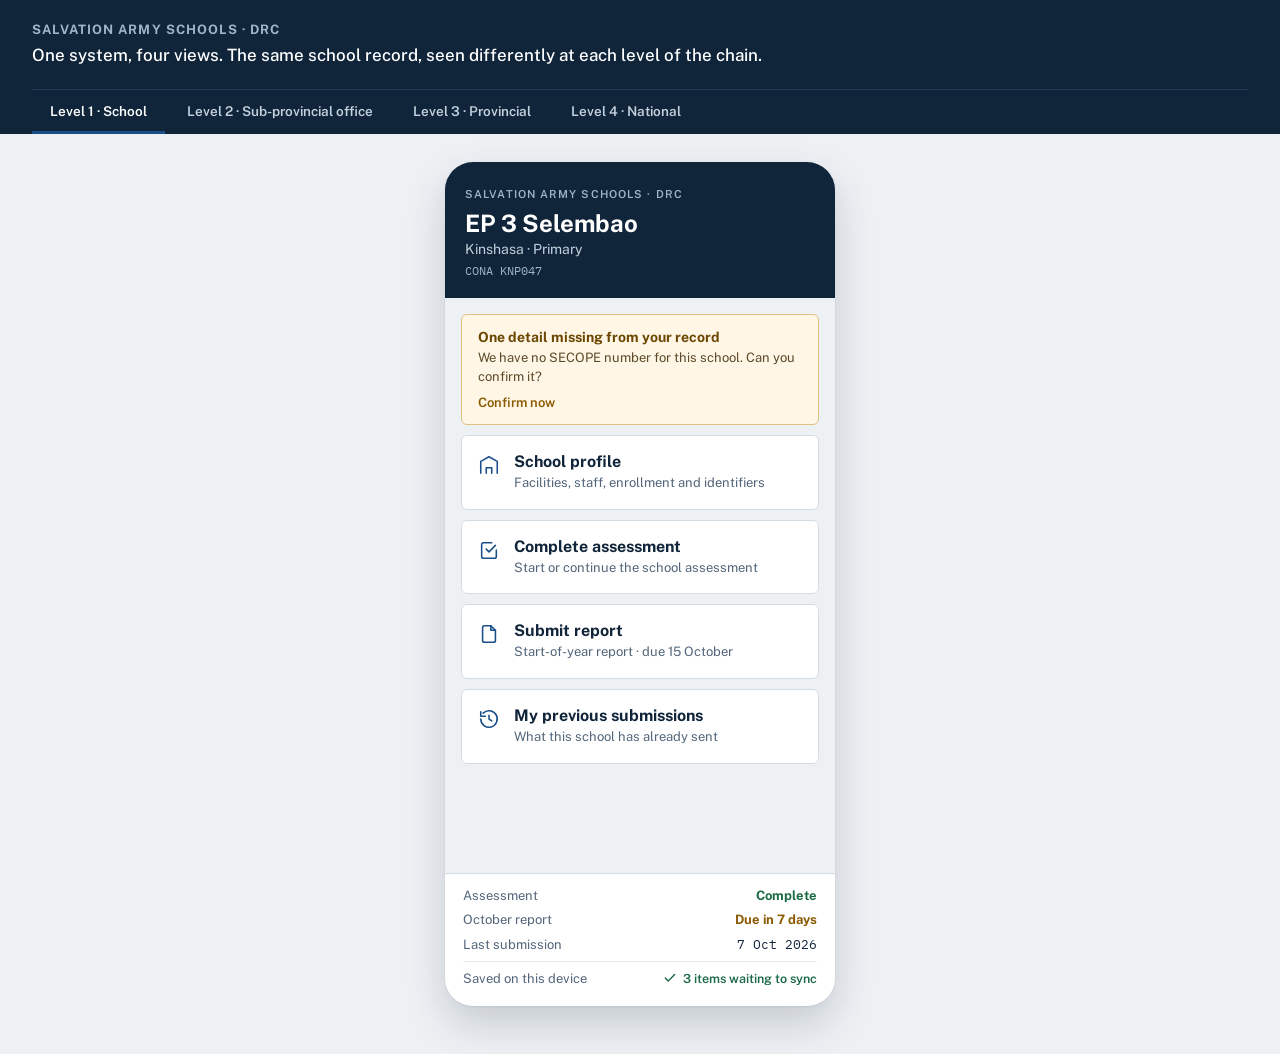
<file: index.html>
<!doctype html>
<html lang="en">
<head>
<meta charset="utf-8">
<meta name="viewport" content="width=device-width, initial-scale=1">
<title>DRC School Data System · Four Role Views</title>
<link rel="stylesheet" href="https://fonts.googleapis.com/css2?family=Public+Sans:wght@400;500;600;700&family=IBM+Plex+Mono:wght@400;500&display=swap">
<link rel="stylesheet" href="styles.css">
</head>
<body>

<header class="app-header">
  <div class="app-header__title">Salvation Army schools · DRC</div>
  <p class="app-header__tagline">One system, four views. The same school record, seen differently at each level of the chain.</p>
  <nav class="level-nav" aria-label="Role level">
    <button type="button" class="level-nav__tab" role="tab" aria-selected="true" aria-controls="view-school" data-view-target="school">Level 1 · School</button>
    <button type="button" class="level-nav__tab" role="tab" aria-selected="false" aria-controls="view-office" data-view-target="office">Level 2 · Sub-provincial office</button>
    <button type="button" class="level-nav__tab" role="tab" aria-selected="false" aria-controls="view-provincial" data-view-target="provincial">Level 3 · Provincial</button>
    <button type="button" class="level-nav__tab" role="tab" aria-selected="false" aria-controls="view-national" data-view-target="national">Level 4 · National</button>
  </nav>
</header>

<main>

<!-- ============ LEVEL 1 · SCHOOL ============ -->
<section id="view-school" class="view" data-active="true" aria-label="School home screen">
  <div class="phone-wrap">
    <div class="phone">

      <div class="phone__identity">
        <div class="phone__org">Salvation Army schools · DRC</div>
        <div class="phone__name">EP 3 Selembao</div>
        <div class="phone__place">Kinshasa · Primary</div>
        <div class="phone__code">CONA KNP047</div>
      </div>

      <div class="phone__body">

        <a href="#confirm" class="notice">
          <div class="notice__title">One detail missing from your record</div>
          <div class="notice__body">We have no SECOPE number for this school. Can you confirm it?</div>
          <div class="notice__action">Confirm now</div>
        </a>

        <a href="#profile" class="task-card">
          <svg class="task-card__icon" width="22" height="22" viewBox="0 0 24 24" fill="none" stroke="#1B4F8A" stroke-width="1.7" stroke-linecap="round" stroke-linejoin="round" aria-hidden="true">
            <path d="M3 21V8l9-5 9 5v13"/><path d="M9 21v-6h6v6"/>
          </svg>
          <span>
            <span class="task-card__title">School profile</span>
            <span class="task-card__desc">Facilities, staff, enrollment and identifiers</span>
          </span>
        </a>

        <a href="#assessment" class="task-card">
          <svg class="task-card__icon" width="22" height="22" viewBox="0 0 24 24" fill="none" stroke="#1B4F8A" stroke-width="1.7" stroke-linecap="round" stroke-linejoin="round" aria-hidden="true">
            <path d="M9 11l3 3 7-7"/><path d="M20 12v7a2 2 0 0 1-2 2H6a2 2 0 0 1-2-2V6a2 2 0 0 1 2-2h9"/>
          </svg>
          <span>
            <span class="task-card__title">Complete assessment</span>
            <span class="task-card__desc">Start or continue the school assessment</span>
          </span>
        </a>

        <a href="#report" class="task-card">
          <svg class="task-card__icon" width="22" height="22" viewBox="0 0 24 24" fill="none" stroke="#1B4F8A" stroke-width="1.7" stroke-linecap="round" stroke-linejoin="round" aria-hidden="true">
            <path d="M14 3H7a2 2 0 0 0-2 2v14a2 2 0 0 0 2 2h10a2 2 0 0 0 2-2V8z"/><path d="M14 3v5h5"/>
          </svg>
          <span>
            <span class="task-card__title">Submit report</span>
            <span class="task-card__desc">Start-of-year report · due 15 October</span>
          </span>
        </a>

        <a href="#history" class="task-card">
          <svg class="task-card__icon" width="22" height="22" viewBox="0 0 24 24" fill="none" stroke="#1B4F8A" stroke-width="1.7" stroke-linecap="round" stroke-linejoin="round" aria-hidden="true">
            <path d="M3 12a9 9 0 1 0 2.6-6.4"/><path d="M3 4v5h5"/><path d="M12 8v4l3 2"/>
          </svg>
          <span>
            <span class="task-card__title">My previous submissions</span>
            <span class="task-card__desc">What this school has already sent</span>
          </span>
        </a>

      </div>

      <div class="phone__status">
        <div class="status-row">
          <span class="status-row__label">Assessment</span>
          <span class="status-row__value" style="color: var(--green)">Complete</span>
        </div>
        <div class="status-row">
          <span class="status-row__label">October report</span>
          <span class="status-row__value" style="color: var(--amber)">Due in 7 days</span>
        </div>
        <div class="status-row">
          <span class="status-row__label">Last submission</span>
          <span class="status-row__value--mono">7 Oct 2026</span>
        </div>
        <div class="status-row status-row--sync">
          <span class="status-row__label">Saved on this device</span>
          <span class="sync-ok">
            <svg width="14" height="14" viewBox="0 0 24 24" fill="none" stroke="#1C6B46" stroke-width="2.4" stroke-linecap="round" stroke-linejoin="round" aria-hidden="true"><path d="M20 6L9 17l-5-5"/></svg>
            3 items waiting to sync
          </span>
        </div>
      </div>

    </div>
  </div>
</section>

<!-- ============ LEVEL 2 · SUB-PROVINCIAL OFFICE ============ -->
<section id="view-office" class="view" aria-label="Sub-provincial office workspace">
  <div class="topbar">
    <div>
      <div class="topbar__eyebrow">Sub-provincial coordination</div>
      <div class="topbar__title">CSP Lufu · Kinshasa</div>
    </div>
    <div class="topbar__period">
      <span>Reporting period</span>
      <span class="topbar__period-value">Start-of-year 2026/27</span>
    </div>
  </div>

  <div class="page">

    <div>
      <div class="section-head">
        <h1>Schools under your responsibility</h1>
        <span class="badge-warn">needs the school-to-office mapping</span>
      </div>
      <div class="stat-grid">
        <div class="stat-card">
          <div class="stat-card__value">42</div>
          <div class="stat-card__sub">schools assigned</div>
        </div>
        <div class="stat-card">
          <div class="stat-card__value stat-card__value--green">35</div>
          <div class="stat-card__sub">submitted</div>
        </div>
        <div class="stat-card">
          <div class="stat-card__value stat-card__value--red">5</div>
          <div class="stat-card__sub">overdue</div>
        </div>
        <div class="stat-card">
          <div class="stat-card__value stat-card__value--amber">2</div>
          <div class="stat-card__sub">waiting for your review</div>
        </div>
      </div>
    </div>

    <div class="panel">
      <div class="panel__head">
        <h2>School list</h2>
        <div>
          <button type="button" class="btn" id="office-filter-followup" aria-pressed="false">Needs follow-up</button>
          <button type="button" class="btn btn--primary" id="office-filter-all" aria-pressed="true">All 42</button>
        </div>
      </div>
      <div class="table-scroll">
        <table class="data-table">
          <thead>
            <tr>
              <th scope="col">School</th>
              <th scope="col">Assessment</th>
              <th scope="col">Report</th>
              <th scope="col">Data issue</th>
              <th scope="col">Action</th>
            </tr>
          </thead>
          <tbody id="office-table-body">
            <tr data-followup="false">
              <td class="school-name">EP 1 Assossa<span class="school-name__code">KNP006</span></td>
              <td class="status-ok">Complete</td>
              <td class="status-ok">Submitted</td>
              <td class="status-mute">None</td>
              <td class="action-cell"><a href="#school">View</a></td>
            </tr>
            <tr data-followup="true">
              <td class="school-name">EP 2 Assossa<span class="school-name__code">KNP007</span></td>
              <td class="status-warn">Incomplete</td>
              <td class="status-bad">Missing</td>
              <td class="status-warn">No SECOPE</td>
              <td class="action-cell"><a href="#school">Follow up</a></td>
            </tr>
            <tr data-followup="false">
              <td class="school-name">EP 3 Barumbu<span class="school-name__code">KNP008</span></td>
              <td class="status-ok">Complete</td>
              <td class="status-ok">Submitted</td>
              <td class="status-mute">None</td>
              <td class="action-cell"><a href="#school">View</a></td>
            </tr>
            <tr data-followup="true">
              <td class="school-name">Institut Buetasa<span class="school-name__code">KNS055</span></td>
              <td class="status-ok">Complete</td>
              <td class="status-warn">Returned</td>
              <td class="status-warn">Enrollment gap</td>
              <td class="action-cell"><a href="#school">Review</a></td>
            </tr>
            <tr data-followup="true">
              <td class="school-name">EP 1 Basoko<span class="school-name__code">KNP010</span></td>
              <td class="status-bad">Not started</td>
              <td class="status-bad">Missing</td>
              <td class="status-warn">No address</td>
              <td class="action-cell"><a href="#school">Follow up</a></td>
            </tr>
          </tbody>
        </table>
      </div>
    </div>

    <div class="panel panel--accent panel-pad">
      <h2 style="margin-bottom: 4px">Review a submission</h2>
      <p class="panel__lead">You can accept a submission, send it back to the school with a note, or add a comment without changing the school's own answers. The office never edits a school's figures silently.</p>
      <div style="display: flex; flex-wrap: wrap; gap: 9px; align-items: center">
        <button type="button" class="btn btn--lg btn--success">Accept</button>
        <button type="button" class="btn btn--lg btn--warn">Return for correction</button>
        <button type="button" class="btn btn--lg">Add a comment</button>
        <span class="badge-warn">formal sign-off still to be decided</span>
      </div>
    </div>

  </div>
</section>

<!-- ============ LEVEL 3 · PROVINCIAL ============ -->
<section id="view-provincial" class="view" aria-label="Provincial dashboard">
  <div class="topbar">
    <div>
      <div class="topbar__eyebrow">Provincial coordination</div>
      <div class="topbar__title">Kinshasa</div>
    </div>
    <nav aria-label="Drill path" class="breadcrumb">
      DRC <span class="sep">&rsaquo;</span> <strong>Kinshasa</strong> <span class="sep">&rsaquo; office &rsaquo; school</span>
    </nav>
  </div>

  <div class="page">

    <section>
      <div class="section-head">
        <h1>Reporting</h1>
        <span class="section-head__meta">start-of-year cycle · as at 8 Oct 2026 · next deadline 30 Oct</span>
      </div>

      <div class="stat-grid" style="margin-bottom: 14px">
        <div class="stat-card">
          <div class="stat-card__value">83</div>
          <div class="stat-card__sub">schools in province</div>
        </div>
        <div class="stat-card">
          <div class="stat-card__value stat-card__value--green">92%</div>
          <div class="stat-card__sub">reporting complete</div>
        </div>
        <div class="stat-card">
          <div class="stat-card__value stat-card__value--red">7</div>
          <div class="stat-card__sub">reports outstanding</div>
        </div>
        <div class="stat-card">
          <div class="stat-card__value stat-card__value--amber">11</div>
          <div class="stat-card__sub">schools needing follow-up</div>
        </div>
      </div>

      <div class="panel panel-pad">
        <div style="display: flex; align-items: baseline; gap: 10px; margin-bottom: 14px">
          <h2>Completion by managing office</h2>
          <span class="badge-warn">needs the mapping</span>
        </div>
        <div class="list-rows">
          <div class="bar-row">
            <span class="bar-row__label">CSP Lufu</span>
            <span class="bar-row__track"><span class="bar-row__fill" style="width: 98%; background: var(--green)"></span></span>
            <span class="bar-row__pct">98%</span>
            <span class="bar-row__n">41 of 42</span>
          </div>
          <div class="bar-row">
            <span class="bar-row__label">CSP Tshangu</span>
            <span class="bar-row__track"><span class="bar-row__fill" style="width: 92%; background: var(--green)"></span></span>
            <span class="bar-row__pct">92%</span>
            <span class="bar-row__n">23 of 25</span>
          </div>
          <div class="bar-row">
            <span class="bar-row__label">CR Kinshasa</span>
            <span class="bar-row__track"><span class="bar-row__fill" style="width: 76%; background: var(--amber)"></span></span>
            <span class="bar-row__pct">76%</span>
            <span class="bar-row__n">12 of 16</span>
          </div>
        </div>
      </div>
    </section>

    <section>
      <div class="section-head section-head--divider">
        <h1>School condition</h1>
        <span class="section-head__meta section-head__meta--warn">from assessments · 61 of 83 schools · cadence not yet agreed</span>
      </div>

      <div class="stat-grid">
        <div class="stat-card">
          <div class="stat-card__label">Infrastructure</div>
          <div class="stat-card__score">2.7<span class="stat-card__score-of"> / 4</span></div>
          <div class="stat-card__sub">average score</div>
        </div>
        <div class="stat-card">
          <div class="stat-card__label">Teaching materials</div>
          <div class="stat-card__score stat-card__score--amber">2.3<span class="stat-card__score-of"> / 4</span></div>
          <div class="stat-card__sub">lowest in the province</div>
        </div>
        <div class="stat-card">
          <div class="stat-card__label">Usable water on site</div>
          <div class="stat-card__value" style="font-size: 28px; margin-top: 5px">68%</div>
          <div class="stat-card__sub">of schools assessed</div>
        </div>
        <div class="stat-card stat-card--flagged">
          <div class="stat-card__label">Priority attention</div>
          <div class="stat-card__value stat-card__value--red" style="font-size: 28px; margin-top: 5px">12</div>
          <div class="stat-card__sub"><a href="#priority" style="font-weight: 600">See the list</a></div>
        </div>
      </div>
    </section>

    <p class="page-note">This level is for patterns and exceptions. Opening every school is the sub-provincial office's job, so the only thing here that goes to a single school is the priority list.</p>

  </div>
</section>

<!-- ============ LEVEL 4 · NATIONAL ============ -->
<section id="view-national" class="view" aria-label="National overview">
  <div class="topbar">
    <div>
      <div class="topbar__eyebrow">National coordination</div>
      <div class="topbar__title">DRC education overview</div>
    </div>
    <span class="topbar__period-value" style="background: none; padding: 0; color: var(--text-pale-2)">as at 8 Oct 2026</span>
  </div>

  <div class="page">

    <div class="stat-grid">
      <div class="stat-card">
        <div class="stat-card__value">615</div>
        <div class="stat-card__sub">schools in the master register</div>
      </div>
      <div class="stat-card">
        <div class="stat-card__value">10</div>
        <div class="stat-card__sub">geographic groups</div>
      </div>
      <div class="stat-card">
        <div class="stat-card__value stat-card__value--green">86%</div>
        <div class="stat-card__sub">reporting complete</div>
      </div>
      <div class="stat-card">
        <div class="stat-card__value stat-card__value--amber">73%<span class="stat-card__dot">&#8226;</span></div>
        <div class="stat-card__sub">assessment coverage</div>
      </div>
    </div>

    <div class="card-grid-2">

      <section class="panel panel-pad">
        <h2 style="margin-bottom: 3px">Reporting</h2>
        <p class="panel__lead" style="margin-bottom: 14px">Who is on time against the 13 January calendar</p>
        <div class="list-rows">
          <div class="bar-row">
            <span class="bar-row__label bar-row__label--narrow">Kinshasa</span>
            <span class="bar-row__track bar-row__track--thin"><span class="bar-row__fill" style="width: 92%; background: var(--green)"></span></span>
            <span class="bar-row__pct bar-row__pct--narrow">92%</span>
          </div>
          <div class="bar-row">
            <span class="bar-row__label bar-row__label--narrow">Kongo Central</span>
            <span class="bar-row__track bar-row__track--thin"><span class="bar-row__fill" style="width: 88%; background: var(--green)"></span></span>
            <span class="bar-row__pct bar-row__pct--narrow">88%</span>
          </div>
          <div class="bar-row">
            <span class="bar-row__label bar-row__label--narrow">Tshopo</span>
            <span class="bar-row__track bar-row__track--thin"><span class="bar-row__fill" style="width: 81%; background: var(--amber)"></span></span>
            <span class="bar-row__pct bar-row__pct--narrow">81%</span>
          </div>
          <div class="bar-row">
            <span class="bar-row__label bar-row__label--narrow">Mongala</span>
            <span class="bar-row__track bar-row__track--thin"><span class="bar-row__fill" style="width: 64%; background: var(--red)"></span></span>
            <span class="bar-row__pct bar-row__pct--narrow">64%</span>
          </div>
        </div>
      </section>

      <section class="panel panel-pad">
        <h2 style="margin-bottom: 3px">School conditions</h2>
        <p class="panel__lead" style="margin-bottom: 14px">Schools assessed as having no usable water on site<span style="color: var(--amber)">&#8226;</span></p>
        <div class="list-rows">
          <div class="list-row"><span class="list-row__name">Kongo Central</span><span class="list-row__value list-row__value--red">27</span></div>
          <div class="list-row"><span class="list-row__name">Tshopo</span><span class="list-row__value list-row__value--red">19</span></div>
          <div class="list-row"><span class="list-row__name">Kinshasa</span><span class="list-row__value list-row__value--red">14</span></div>
          <div class="list-row"><span class="list-row__name">Mongala</span><span class="list-row__value list-row__value--red">11</span></div>
        </div>
      </section>

      <section class="panel panel-pad">
        <h2 style="margin-bottom: 3px">Assessment</h2>
        <p class="panel__lead" style="margin-bottom: 14px">Where support appears most needed<span style="color: var(--amber)">&#8226;</span></p>
        <div class="list-rows">
          <div class="list-row"><span class="list-row__name">Teaching materials</span><span class="list-row__value list-row__value--text" style="color: var(--red)">lowest scoring area</span></div>
          <div class="list-row"><span class="list-row__name">Infrastructure</span><span class="list-row__value list-row__value--text" style="color: var(--amber)">2.7 of 4 nationally</span></div>
          <div class="list-row"><span class="list-row__name">Schools flagged</span><span class="list-row__value list-row__value--text" style="color: var(--navy)">58 across 10 groups</span></div>
          <div class="list-row"><span class="list-row__name">Multigrade teaching</span><span class="list-row__value list-row__value--text" style="color: var(--text-faint)">not yet measured</span></div>
        </div>
      </section>

      <section class="panel panel--accent-amber panel-pad">
        <h2 style="margin-bottom: 3px">Data quality</h2>
        <p class="panel__lead" style="margin-bottom: 14px">Counted here, fixed at the school and the office</p>
        <div class="list-rows">
          <div class="list-row"><span class="list-row__name">No SECOPE number recorded</span><span class="list-row__value list-row__value--amber">278</span></div>
          <div class="list-row"><span class="list-row__name">No address or locality</span><span class="list-row__value list-row__value--amber">191</span></div>
          <div class="list-row"><span class="list-row__name">No managing office known</span><span class="list-row__value list-row__value--amber">615</span></div>
          <div class="list-row"><span class="list-row__name">Duplicate CONA code</span><span class="list-row__value list-row__value--amber">1</span></div>
        </div>
        <p class="panel-note">Each of these reaches the school that can answer it, as a single prompt on its home screen.</p>
      </section>

    </div>

    <p class="legend-note"><span class="dot">&#8226;</span> depends on a decision DRC has not made yet: how often the assessment runs, and how many schools the first round covers. Everything unmarked is either a verified register figure or an operational count the system already holds.</p>

  </div>
</section>

</main>

<script src="script.js"></script>
</body>
</html>
</file>
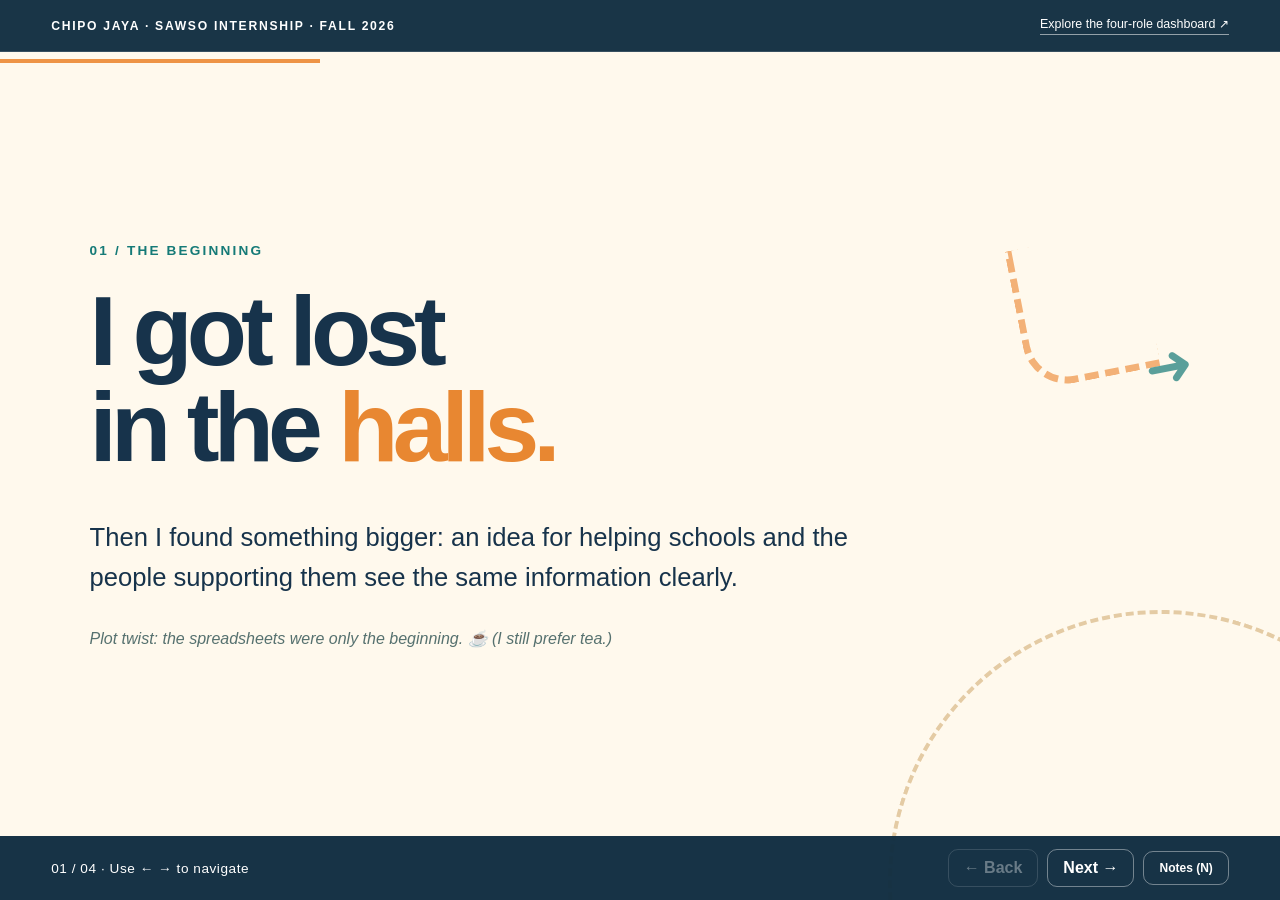
<file: reporting/internship-closeout/index.html>
<!doctype html>
<html lang="en">
<head>
<meta charset="utf-8">
<meta name="viewport" content="width=device-width,initial-scale=1">
<meta name="theme-color" content="#13354a">
<title>From Lost in the Halls to Making the Vision Visible | SAWSO Internship</title>
<style>
:root{--navy:#17334b;--teal:#157a77;--cream:#fff9ed;--orange:#ee9446;--ink:#17334b;--muted:#536575;--paper:#fffdf7}
*{box-sizing:border-box}html,body{margin:0;min-height:100%;font-family:"Trebuchet MS",Arial,sans-serif;color:var(--ink);background:#102d40}button,a{font:inherit}button{cursor:pointer}a{color:inherit}a:focus-visible,button:focus-visible{outline:3px solid var(--orange);outline-offset:4px}
.top{position:fixed;z-index:20;top:0;left:0;right:0;display:flex;align-items:center;justify-content:space-between;gap:1rem;padding:16px clamp(20px,4vw,60px);color:#fff;background:rgba(16,45,64,.96);border-bottom:1px solid #ffffff22}
.brand{font-size:.76rem;letter-spacing:.14em;text-transform:uppercase;font-weight:800}.top a{font-size:.78rem;text-decoration:none;border-bottom:1px solid #fff8;padding-bottom:3px}.top a:hover{color:#ffca90}
.progress{position:fixed;z-index:22;top:59px;left:0;height:4px;background:var(--orange);width:25%;transition:width .5s}
.deck{min-height:100svh}.slide{display:none;min-height:100svh;padding:clamp(90px,12vh,130px) clamp(22px,7vw,110px) 100px;position:relative;overflow:hidden}.slide.active{display:flex;flex-direction:column;justify-content:center;animation:enter .6s both}
@keyframes enter{from{opacity:0;transform:translateY(18px)}to{opacity:1;transform:translateY(0)}}
.kicker{font-weight:900;letter-spacing:.16em;text-transform:uppercase;font-size:.85rem;margin:0 0 22px;color:var(--teal)}h1{font-size:clamp(3.3rem,7.7vw,8.5rem);letter-spacing:-.06em;line-height:.98;margin:0 0 24px;max-width:1150px}h2{font-size:clamp(2.5rem,5vw,5.6rem);letter-spacing:-.055em;line-height:1.02;margin:0 0 24px;max-width:1100px}p{line-height:1.55}.lead{font-size:clamp(1.15rem,2vw,1.75rem);max-width:790px;margin:0}.em{color:#e88731}.small{font-size:.86rem;color:var(--muted)}.pill{display:inline-block;padding:8px 13px;border:1px solid currentColor;border-radius:99px;font-size:.78rem;font-weight:700;letter-spacing:.03em}
.slide1{background:var(--cream)}.slide1:before{content:"";position:absolute;width:42vw;height:42vw;border:4px dashed #e4cba4;border-radius:50%;right:-12vw;bottom:-20vw;transform:rotate(18deg)}.slide1 h1{max-width:990px}.slide1 .lead{margin-top:18px}.note-line{margin-top:30px;font-size:1rem;font-style:italic;color:#56716f}.path{position:absolute;right:7vw;top:26%;width:170px;height:180px;transform:rotate(-11deg);opacity:.7}.path:before{content:"";display:block;width:125px;height:135px;border-left:7px dashed var(--orange);border-bottom:7px dashed var(--orange);border-radius:0 0 0 45px}.path:after{content:"➜";position:absolute;right:5px;bottom:3px;font-size:3.6rem;color:var(--teal)}
.slide2{background:#17384b;color:#fff}.slide2 .kicker{color:#f8b975}.slide2 h2{max-width:1100px}.stats{display:grid;grid-template-columns:repeat(3,minmax(0,1fr));gap:16px;margin-top:38px;max-width:1050px}.stat{border:1px solid #ffffff40;border-radius:20px;padding:26px;background:#ffffff0e;backdrop-filter:blur(5px)}.stat strong{font-size:clamp(3.2rem,6vw,6rem);line-height:1;display:block;color:#ffb66b}.stat span{font-size:1.08rem;line-height:1.4;display:block;margin-top:12px}.slide2 .small{color:#d6e0e5;max-width:950px;margin-top:24px}
.slide3{background:#f2f6f4}.slide3 h2{max-width:900px}.roles{display:grid;grid-template-columns:repeat(4,minmax(0,1fr));gap:14px;margin:24px 0 24px}.role{background:#fff;border:1px solid #d9e2df;border-radius:18px;box-shadow:0 12px 28px #163b3c13;padding:18px;min-height:180px;transform:translateY(0);transition:transform .25s}.role:hover{transform:translateY(-7px)}.role .num{font-size:.8rem;font-weight:900;color:#cc782e;letter-spacing:.08em}.role h3{font-size:1.2rem;margin:10px 0 8px}.role p{font-size:.9rem;color:#526773;margin:0}.role .bars{margin-top:18px;display:flex;gap:5px;align-items:flex-end;height:30px}.role .bars i{width:19%;height:70%;background:#d2e7e3;border-radius:3px}.role .bars i:nth-child(2){height:95%;background:#157a77}.role .bars i:nth-child(3){height:50%}.role .bars i:nth-child(4){height:82%;background:#e8a468}.role .bars i:nth-child(5){height:38%}.cta{display:inline-flex;align-items:center;gap:12px;text-decoration:none;background:var(--teal);color:#fff;padding:14px 21px;border-radius:12px;font-weight:800;width:max-content;max-width:100%;transition:transform .2s}.cta:hover{transform:translateY(-3px);background:#116765}.slide3 .small{margin:14px 0}
.slide4{background:#173f40;color:#fff}.slide4 .kicker{color:#ffbd79}.slide4 h2{max-width:1160px}.slide4 .lead{color:#e2eeea}.steps{display:grid;grid-template-columns:repeat(3,minmax(0,1fr));gap:12px;margin:32px 0;max-width:1080px}.step{padding:18px 19px;border-left:4px solid #f1a95f;background:#ffffff12;border-radius:0 10px 10px 0;font-size:1rem}.step b{display:block;margin-bottom:8px;color:#ffc489}.thanks{margin-top:10px;font-size:1.25rem;font-weight:800}.tea{font-size:.9rem;color:#d2e5e1;margin-top:6px}
.controls{position:fixed;bottom:0;left:0;right:0;z-index:20;display:flex;justify-content:space-between;align-items:center;gap:14px;padding:13px clamp(20px,4vw,60px);background:rgba(16,45,64,.97);color:#fff}.controls .left{font-size:.85rem;letter-spacing:.04em}.buttons{display:flex;gap:9px;align-items:center}.buttons button{border:1px solid #ffffff65;border-radius:10px;background:transparent;color:#fff;padding:9px 15px;font-weight:800}.buttons button:hover:not(:disabled){background:#ffffff20}.buttons button:disabled{opacity:.35;cursor:default}.buttons .notes-toggle{font-size:.75rem}
.notes{display:none;position:fixed;z-index:30;bottom:65px;left:clamp(20px,4vw,60px);right:clamp(20px,4vw,60px);background:#fffef6;color:var(--ink);padding:18px 24px;border:2px solid var(--orange);border-radius:12px;box-shadow:0 20px 70px #0006;max-height:35vh;overflow:auto}.notes.open{display:block}.notes h3{margin:0 0 8px}.notes p{margin:0}
@media(max-width:800px){.roles{grid-template-columns:repeat(2,1fr)}.steps{grid-template-columns:1fr}.stats{grid-template-columns:repeat(3,1fr)}.stat{padding:14px}.stat span{font-size:.83rem}.slide{justify-content:flex-start}.path{display:none}}
@media(max-width:520px){.top{padding:13px 16px}.top a{display:none}.progress{top:50px}.slide{padding:92px 22px 100px}.roles{grid-template-columns:1fr 1fr;gap:8px}.role{padding:13px;min-height:145px}.role h3{font-size:1rem}.role p{font-size:.76rem}.role .bars{display:none}.stats{gap:7px}.stat{padding:12px;border-radius:10px}.stat strong{font-size:2.8rem}.stat span{font-size:.75rem}.controls .left{font-size:.7rem}.buttons button{padding:8px 10px}.buttons .notes-toggle{display:none}}
@media(prefers-reduced-motion:reduce){*,*:before,*:after{animation:none!important;transition:none!important}}
@media print{.top,.controls,.progress,.notes{display:none!important}.slide,.slide.active{display:flex!important;min-height:100vh;page-break-after:always;break-after:page}.slide{print-color-adjust:exact;-webkit-print-color-adjust:exact}}
</style>
</head>
<body>
<header class="top"><span class="brand">Chipo Jaya · SAWSO internship · Fall 2026</span><a href="https://chipojaya1.github.io/sawso-education-data-system/" target="_blank" rel="noopener">Explore the four-role dashboard ↗</a></header>
<div class="progress" id="progress"></div>
<main class="deck" aria-label="Four-slide internship close-out presentation">
<section class="slide slide1 active" aria-label="Slide 1 of 4" data-note="I arrived and, quite literally, got lost in the hallways. But getting to know people and asking questions helped me understand a much bigger challenge: how school information could flow between different levels of the Salvation Army. And yes, I am still campaigning for tea to be included in the next coffee survey.">
<p class="kicker">01 / The beginning</p><h1>I got lost<br>in the <span class="em">halls.</span></h1><p class="lead">Then I found something bigger: an idea for helping schools and the people supporting them see the same information clearly.</p><p class="note-line">Plot twist: the spreadsheets were only the beginning. ☕ (I still prefer tea.)</p><div class="path" aria-hidden="true"></div>
</section>
<section class="slide slide2" aria-label="Slide 2 of 4" data-note="My internship involved reviewing the DRC school records and reporting requirements, working on KoboToolbox school assessment and evaluation prototypes, and making a dashboard concept. The 615 schools figure is the working register count, still subject to confirmation by the country team. I was not building a live national platform; I was helping create a usable starting point.">
<p class="kicker">02 / What I accomplished</p><h2>From scattered sheets<br>to a <span class="em">clearer picture.</span></h2><p class="lead">I helped turn existing school information and reporting needs into tools that people can inspect, test and improve.</p>
<div class="stats"><div class="stat"><strong>615</strong><span>schools in the working DRC register*</span></div><div class="stat"><strong>2</strong><span>KoboToolbox form prototypes for assessment and evaluation</span></div><div class="stat"><strong>4</strong><span>role-level dashboard views to discuss</span></div></div>
<p class="small">*Working register figure, subject to country-team confirmation. These are prototypes, not a deployed system.</p>
</section>
<section class="slide slide3" aria-label="Slide 3 of 4" data-note="This is the moment I most wanted Doug to see. I did not build the finished application. I took the vision we had discussed and made a visible four-role concept: a school sees its own tasks; the sub-provincial office reviews submissions; the provincial office spots patterns; national coordination sees coverage and data quality. The link opens the existing interactive static mockup. None of the figures shown there are live Kobo or Power BI results.">
<p class="kicker">03 / The big reveal</p><h2>Doug's idea.<br><span class="em">Now on screen.</span></h2><p class="lead">One school record. Four perspectives. A conversation starter for what local teams could eventually build together.</p>
<div class="roles">
<div class="role"><div class="num">LEVEL 01</div><h3>School</h3><p>My tasks, reports and missing information</p><div class="bars" aria-hidden="true"><i></i><i></i><i></i><i></i><i></i></div></div>
<div class="role"><div class="num">LEVEL 02</div><h3>Sub-provincial</h3><p>Which schools need follow-up or review?</p><div class="bars" aria-hidden="true"><i></i><i></i><i></i><i></i><i></i></div></div>
<div class="role"><div class="num">LEVEL 03</div><h3>Provincial</h3><p>What patterns and gaps need attention?</p><div class="bars" aria-hidden="true"><i></i><i></i><i></i><i></i><i></i></div></div>
<div class="role"><div class="num">LEVEL 04</div><h3>National</h3><p>Coverage, priorities and data quality</p><div class="bars" aria-hidden="true"><i></i><i></i><i></i><i></i><i></i></div></div>
</div>
<a class="cta" href="https://chipojaya1.github.io/sawso-education-data-system/" target="_blank" rel="noopener">Open the actual four-role prototype ↗</a>
<p class="small">Static visual mockup with illustrative data. Not connected to the Master School Register, KoboToolbox or Power BI.</p>
</section>
<section class="slide slide4" aria-label="Slide 4 of 4" data-note="What I learned is that technology is not just about writing code. It starts with listening, understanding who needs what, and making decisions visible. For the idea to become a real application, territorial leaders and schools need to agree on its value and workflows, local developers need to help build it, and the system needs a carefully tested data connection. Doug, thank you for trusting me with the idea. Thank you to everyone who taught me, answered questions and made me feel welcome. I may not have delivered the final app, but I am proud to leave a clear starting point.">
<p class="kicker">04 / The next chapter</p><h2>I didn't build the app.<br>I helped make the <span class="em">vision visible.</span></h2>
<p class="lead">What I learned: listen first, design for the people doing the work, and make unanswered questions visible instead of guessing.</p>
<div class="steps"><div class="step"><b>1 · Build trust</b>Discuss the idea with territorial leadership and schools.</div><div class="step"><b>2 · Build locally</b>Work with local developers to shape the actual application.</div><div class="step"><b>3 · Pilot carefully</b>Agree on data, workflows, access and testing before deployment.</div></div>
<div class="thanks">Thank you, Doug. Thank you, SAWSO team. ♥</div><div class="tea">And next time, please put “tea” on the survey.</div>
</section>
</main>
<aside class="notes" id="notes" aria-live="polite"><h3>Presenter notes</h3><p id="noteText"></p></aside>
<nav class="controls" aria-label="Presentation controls"><span class="left" id="counter">01 / 04 · Use ← → to navigate</span><div class="buttons"><button id="prev" aria-label="Previous slide">← Back</button><button id="next" aria-label="Next slide">Next →</button><button id="toggleNotes" class="notes-toggle" aria-expanded="false">Notes (N)</button></div></nav>
<script>
(function(){
const slides=Array.from(document.querySelectorAll(".slide"));let index=0;const prev=document.getElementById("prev"),next=document.getElementById("next"),notes=document.getElementById("notes"),toggle=document.getElementById("toggleNotes");
function show(n){index=Math.max(0,Math.min(slides.length-1,n));slides.forEach((s,i)=>{s.classList.toggle("active",i===index);s.setAttribute("aria-hidden",i===index?"false":"true")});document.getElementById("progress").style.width=((index+1)/slides.length*100)+"%";document.getElementById("counter").textContent=String(index+1).padStart(2,"0")+" / 04 · Use ← → to navigate";document.getElementById("noteText").textContent=slides[index].dataset.note;prev.disabled=index===0;next.disabled=index===slides.length-1;next.textContent=index===slides.length-1?"The end ♥":"Next →";history.replaceState(null,"","#slide-"+(index+1))}
prev.addEventListener("click",()=>show(index-1));next.addEventListener("click",()=>show(index+1));toggle.addEventListener("click",()=>{const open=notes.classList.toggle("open");toggle.setAttribute("aria-expanded",String(open))});
document.addEventListener("keydown",e=>{if(["ArrowRight","PageDown"," "].includes(e.key)&&!e.target.closest("a,button")){e.preventDefault();show(index+1)}else if(["ArrowLeft","PageUp"].includes(e.key)){e.preventDefault();show(index-1)}else if(e.key==="Home"){show(0)}else if(e.key==="End"){show(3)}else if(e.key.toLowerCase()==="n"&&!e.ctrlKey&&!e.metaKey){toggle.click()}});
const initial=Number((location.hash.match(/slide-(\d+)/)||[])[1]);show(Number.isFinite(initial)&&initial>0?initial-1:0);
})();
</script>
</body>
</html>
</file>
<file: styles.css>
:root {
  --navy: #10243A;
  --navy-soft: #1D3A57;
  --blue: #1B4F8A;
  --bg: #EEF1F4;
  --border: #D4DCE4;
  --border-soft: #E6EBF0;
  --row-head-bg: #F6F8FA;
  --text-muted: #52657A;
  --text-faint: #7A8CA0;
  --text-pale: #9FB4C8;
  --text-pale-2: #C3D1DD;
  --green: #1C6B46;
  --red: #A32C2C;
  --amber: #8A5A00;
  --amber-bg: #FFF6E6;
  --amber-border: #E0C081;
  --white: #FFFFFF;
  --font-sans: "Public Sans", system-ui, sans-serif;
  --font-mono: "IBM Plex Mono", monospace;
}

* { box-sizing: border-box; }

html, body {
  margin: 0;
  background: var(--bg);
  font-family: var(--font-sans);
  color: var(--navy);
}

a { color: var(--blue); text-decoration: none; }
a:hover { color: var(--navy); }

button { font: inherit; cursor: pointer; }

/* ---------- App shell ---------- */

.app-header {
  background: var(--navy);
  color: var(--white);
  padding: 22px 32px 0;
}

.app-header__title {
  font-size: 13px;
  font-weight: 700;
  letter-spacing: .08em;
  text-transform: uppercase;
  color: var(--text-pale);
}

.app-header__tagline {
  font-size: 17px;
  font-weight: 500;
  line-height: 1.5;
  max-width: 70ch;
  margin: 6px 0 20px;
  color: var(--white);
}

.level-nav {
  display: flex;
  gap: 4px;
  overflow-x: auto;
  border-top: 1px solid #1D3A57;
}

.level-nav__tab {
  flex: none;
  background: none;
  border: none;
  color: var(--text-pale-2);
  padding: 13px 18px 12px;
  font-size: 13.5px;
  font-weight: 600;
  border-bottom: 3px solid transparent;
  white-space: nowrap;
}

.level-nav__tab:hover { color: var(--white); }

.level-nav__tab[aria-selected="true"] {
  color: var(--white);
  border-bottom-color: var(--blue);
}

.view { display: none; }
.view[data-active="true"] { display: block; }

/* ---------- Shared page scaffolding (Office / Provincial / National) ---------- */

.topbar {
  background: var(--navy);
  color: var(--white);
  padding: 18px 32px;
  display: flex;
  flex-wrap: wrap;
  gap: 16px;
  justify-content: space-between;
  align-items: center;
}

.topbar__eyebrow {
  font-size: 11px;
  font-weight: 600;
  letter-spacing: .1em;
  text-transform: uppercase;
  color: var(--text-pale);
}

.topbar__title {
  font-size: 20px;
  font-weight: 700;
  margin-top: 3px;
}

.topbar__period {
  display: flex;
  gap: 10px;
  align-items: center;
  font-size: 13px;
  color: var(--text-pale-2);
}

.topbar__period-value {
  font-family: var(--font-mono);
  font-size: 13px;
  background: var(--navy-soft);
  padding: 6px 11px;
  border-radius: 4px;
}

.breadcrumb {
  font-size: 13px;
  color: var(--text-pale-2);
}
.breadcrumb .sep { color: #6E8299; }
.breadcrumb strong { color: var(--white); }

.page {
  padding: 24px 32px 32px;
  max-width: 1400px;
  width: 100%;
  box-sizing: border-box;
  display: flex;
  flex-direction: column;
  gap: 22px;
}

.section-head {
  display: flex;
  flex-wrap: wrap;
  gap: 10px;
  align-items: baseline;
  justify-content: space-between;
  margin-bottom: 12px;
}

.section-head--divider {
  border-top: 1px solid var(--border);
  padding-top: 20px;
}

.section-head h1 {
  font-size: 17px;
  font-weight: 700;
  color: var(--navy);
  margin: 0;
}

.section-head__meta {
  font-family: var(--font-mono);
  font-size: 12px;
  color: var(--text-muted);
}

.section-head__meta--warn { color: var(--amber); }

/* ---------- Stat cards ---------- */

.stat-grid {
  display: grid;
  grid-template-columns: repeat(4, minmax(0, 1fr));
  gap: 14px;
}

.stat-card {
  background: var(--white);
  border: 1px solid var(--border);
  border-radius: 6px;
  padding: 16px 18px;
}

.stat-card--flagged {
  border-left: 3px solid var(--red);
  border-radius: 0 6px 6px 0;
}

.stat-card__value {
  font-size: 32px;
  font-weight: 700;
  color: var(--navy);
  line-height: 1;
}
.stat-card__value--green { color: var(--green); }
.stat-card__value--red { color: var(--red); }
.stat-card__value--amber { color: var(--amber); }

.stat-card__dot { font-size: 15px; }

.stat-card__sub {
  font-size: 13px;
  color: var(--text-muted);
  margin-top: 5px;
}

.stat-card__label {
  font-size: 13px;
  color: var(--text-muted);
}

.stat-card__score {
  font-size: 28px;
  font-weight: 700;
  color: var(--navy);
  line-height: 1.1;
  margin-top: 5px;
}
.stat-card__score--amber { color: var(--amber); }

.stat-card__score-of {
  font-size: 16px;
  font-weight: 500;
  color: var(--text-faint);
}

/* ---------- Badges / chips ---------- */

.badge-warn {
  font-size: 12.5px;
  color: var(--amber);
  background: var(--amber-bg);
  border: 1px solid var(--amber-border);
  border-radius: 3px;
  padding: 2px 8px;
  font-weight: 600;
}

/* ---------- Cards / panels ---------- */

.panel {
  background: var(--white);
  border: 1px solid var(--border);
  border-radius: 6px;
  overflow: hidden;
}

.panel--accent {
  border-left: 3px solid var(--blue);
  border-radius: 0 6px 6px 0;
}

.panel--accent-amber {
  border-left: 3px solid var(--amber);
  border-radius: 0 6px 6px 0;
}

.panel-pad {
  padding: 18px 20px;
}

.panel__head {
  padding: 15px 20px;
  border-bottom: 1px solid var(--border-soft);
  display: flex;
  flex-wrap: wrap;
  gap: 12px;
  justify-content: space-between;
  align-items: center;
}

.panel__head h2,
.panel-pad h2 {
  font-size: 15px;
  font-weight: 700;
  color: var(--navy);
  margin: 0;
}

.panel-pad p.panel__lead {
  font-size: 13.5px;
  color: var(--text-muted);
  margin: 0 0 14px;
  line-height: 1.5;
  max-width: 72ch;
}

/* ---------- Buttons ---------- */

.btn {
  font-size: 13px;
  font-weight: 600;
  border-radius: 4px;
  padding: 8px 13px;
  min-height: 36px;
  border: 1px solid var(--border);
  background: var(--bg);
  color: var(--navy);
}

.btn--lg { font-size: 13.5px; padding: 10px 16px; min-height: 44px; }

.btn--primary { background: var(--blue); border-color: var(--blue); color: var(--white); }
.btn--success { background: var(--green); border-color: var(--green); color: var(--white); }
.btn--warn { background: var(--amber-bg); border-color: var(--amber-border); color: var(--amber); }

.btn[aria-pressed="true"] { background: var(--blue); border-color: var(--blue); color: var(--white); }

/* ---------- Table ---------- */

.table-scroll { overflow-x: auto; }

table.data-table {
  width: 100%;
  border-collapse: collapse;
  font-size: 13.5px;
  min-width: 760px;
}

.data-table thead tr { background: var(--row-head-bg); }

.data-table th {
  text-align: left;
  padding: 11px 20px;
  font-size: 11px;
  font-weight: 700;
  letter-spacing: .07em;
  text-transform: uppercase;
  color: var(--text-muted);
  border-bottom: 1px solid var(--border-soft);
}

.data-table th:first-child,
.data-table td:first-child { padding-left: 20px; }
.data-table th:last-child,
.data-table td:last-child { text-align: right; padding-right: 20px; }

.data-table td {
  padding: 13px 14px;
  border-bottom: 1px solid var(--bg);
}

.data-table td.school-name {
  color: var(--navy);
  font-weight: 600;
  padding-left: 20px;
}

.school-name__code {
  display: block;
  font-family: var(--font-mono);
  font-size: 11.5px;
  font-weight: 400;
  color: var(--text-faint);
  margin-top: 2px;
}

.data-table td.action-cell {
  text-align: right;
  padding-right: 20px;
}

.data-table td.action-cell a { font-weight: 600; }

.status-ok { color: var(--green); font-weight: 600; }
.status-bad { color: var(--red); font-weight: 600; }
.status-warn { color: var(--amber); font-weight: 600; }
.status-mute { color: var(--text-faint); }

.data-table tr[hidden] { display: none; }

/* ---------- Progress bars ---------- */

.bar-row {
  display: flex;
  align-items: center;
  gap: 14px;
}

.bar-row__label {
  flex: none;
  width: 150px;
  font-size: 13.5px;
  font-weight: 600;
  color: var(--navy);
}

.bar-row__label--narrow { width: 118px; font-size: 13px; }

.bar-row__track {
  flex: 1 1 auto;
  height: 18px;
  background: var(--bg);
  border-radius: 2px;
  overflow: hidden;
}

.bar-row__track--thin { height: 16px; }

.bar-row__fill { display: block; height: 100%; border-radius: 2px; }

.bar-row__pct {
  flex: none;
  width: 54px;
  text-align: right;
  font-family: var(--font-mono);
  font-size: 13px;
  font-weight: 500;
  color: var(--navy);
}

.bar-row__pct--narrow { width: 46px; font-size: 12.5px; }

.bar-row__n {
  flex: none;
  width: 92px;
  font-size: 12.5px;
  color: var(--text-muted);
}

/* ---------- List rows (National panels) ---------- */

.list-rows { display: flex; flex-direction: column; gap: 9px; }

.list-row {
  display: flex;
  justify-content: space-between;
  align-items: baseline;
  gap: 12px;
  padding-bottom: 8px;
  border-bottom: 1px solid var(--bg);
}

.list-row__name { font-size: 13.5px; color: var(--navy); }
.list-row__value { font-family: var(--font-mono); font-size: 14px; font-weight: 500; }
.list-row__value--red { color: var(--red); }
.list-row__value--amber { color: var(--amber); }
.list-row__value--text { font-family: var(--font-sans); font-size: 13px; font-weight: 600; }

.panel-note {
  font-size: 12.5px;
  color: var(--text-muted);
  margin: 12px 0 0;
  line-height: 1.5;
}

.card-grid-2 {
  display: grid;
  grid-template-columns: repeat(2, minmax(0, 1fr));
  gap: 16px;
}

.legend-note {
  font-size: 12.5px;
  color: var(--text-muted);
  margin: 0;
  line-height: 1.5;
}
.legend-note .dot { color: var(--amber); font-weight: 700; }

.page-note {
  font-size: 13px;
  color: var(--text-muted);
  margin: 2px 0 0;
  line-height: 1.5;
  max-width: 86ch;
}

/* ---------- Level 1 · School (phone) ---------- */

.phone-wrap {
  display: flex;
  justify-content: center;
  padding: 28px 16px 48px;
}

.phone {
  width: 390px;
  max-width: 100%;
  min-height: 844px;
  background: var(--bg);
  border-radius: 28px;
  box-shadow: 0 1px 2px rgba(16, 36, 58, .08), 0 18px 40px rgba(16, 36, 58, .18);
  overflow: hidden;
  display: flex;
  flex-direction: column;
}

.phone__identity {
  background: var(--navy);
  color: var(--white);
  padding: 26px 20px 20px;
  display: flex;
  flex-direction: column;
  gap: 4px;
}

.phone__org {
  font-size: 11px;
  font-weight: 600;
  letter-spacing: .1em;
  text-transform: uppercase;
  color: var(--text-pale);
}

.phone__name {
  font-size: 24px;
  font-weight: 700;
  line-height: 1.15;
  margin-top: 6px;
}

.phone__place { font-size: 14px; color: var(--text-pale-2); }

.phone__code {
  font-family: var(--font-mono);
  font-size: 12px;
  color: var(--text-pale);
  margin-top: 2px;
}

.phone__body {
  flex: 1 1 auto;
  padding: 16px 16px 0;
  display: flex;
  flex-direction: column;
  gap: 10px;
}

.notice {
  display: block;
  background: var(--amber-bg);
  border: 1px solid var(--amber-border);
  border-radius: 6px;
  padding: 14px 16px;
}

.notice__title { font-size: 14px; font-weight: 700; color: #6B4700; }

.notice__body {
  font-size: 13px;
  color: #5C4A28;
  line-height: 1.45;
  margin-top: 4px;
}

.notice__action {
  font-size: 13px;
  font-weight: 600;
  color: var(--amber);
  margin-top: 8px;
}

.task-card {
  display: flex;
  gap: 14px;
  align-items: flex-start;
  background: var(--white);
  border: 1px solid var(--border);
  border-radius: 6px;
  padding: 16px;
  min-height: 44px;
}

.task-card__icon { flex: none; margin-top: 2px; }

.task-card__title {
  display: block;
  font-size: 16px;
  font-weight: 700;
  color: var(--navy);
}

.task-card__desc {
  display: block;
  font-size: 13px;
  color: var(--text-muted);
  line-height: 1.45;
  margin-top: 3px;
}

.phone__status {
  flex: none;
  background: var(--white);
  border-top: 1px solid var(--border);
  padding: 14px 18px 20px;
  display: flex;
  flex-direction: column;
  gap: 9px;
}

.status-row {
  display: flex;
  justify-content: space-between;
  align-items: baseline;
  gap: 12px;
}

.status-row__label { font-size: 13px; color: var(--text-muted); }
.status-row__value { font-size: 13px; font-weight: 700; }
.status-row__value--mono { font-family: var(--font-mono); font-size: 12.5px; font-weight: 400; color: var(--navy); }

.status-row--sync {
  align-items: center;
  border-top: 1px solid var(--border-soft);
  padding-top: 9px;
}

.sync-ok {
  display: inline-flex;
  align-items: center;
  gap: 6px;
  font-size: 12.5px;
  font-weight: 600;
  color: var(--green);
}

/* ---------- Responsive ---------- */

@media (max-width: 860px) {
  .stat-grid { grid-template-columns: repeat(2, minmax(0, 1fr)); }
  .card-grid-2 { grid-template-columns: 1fr; }
}

@media (max-width: 520px) {
  .app-header, .topbar, .page { padding-left: 18px; padding-right: 18px; }
  .stat-grid { grid-template-columns: 1fr 1fr; }
}
</file>
